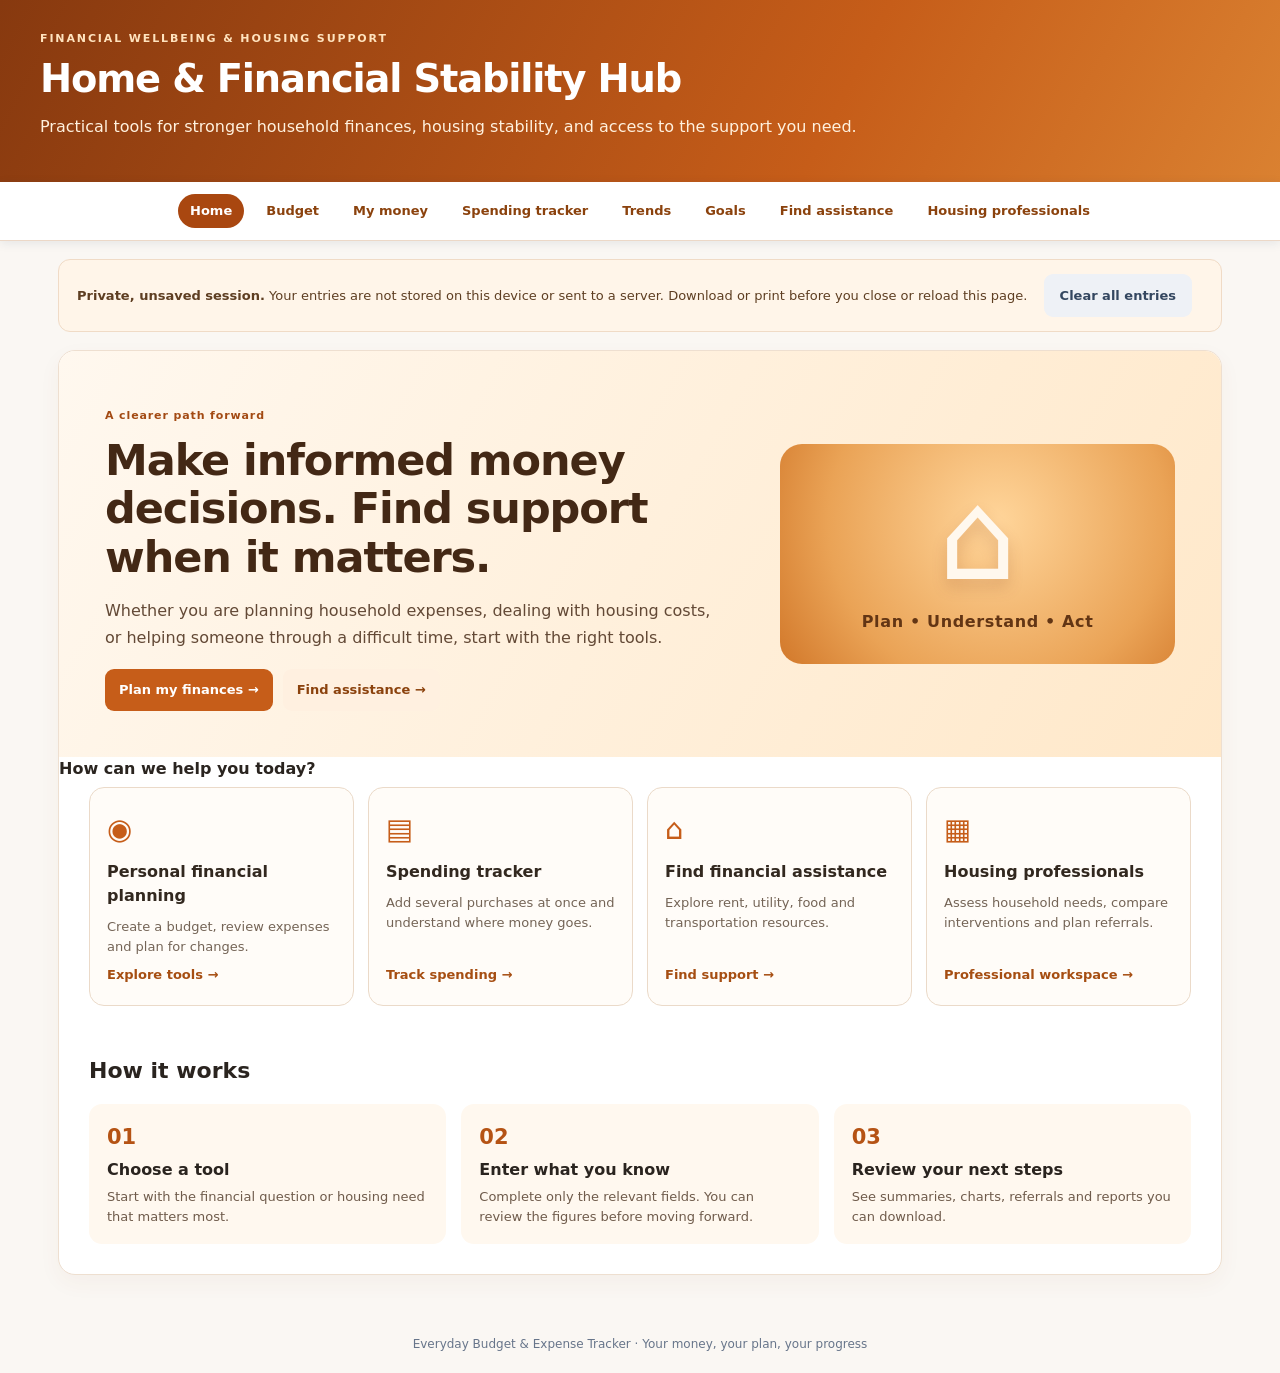
<file: index.html>
<!doctype html><html lang="en"><head><meta charset="utf-8"><meta name="viewport" content="width=device-width, initial-scale=1"><meta name="theme-color" content="#A94710"><title>Home & Financial Stability Hub</title><link rel="stylesheet" href="style.css"></head><body data-page="home">
<header class="hero"><div class="hero-inner"><div><p class="eyebrow">FINANCIAL WELLBEING & HOUSING SUPPORT</p><h1>Home & Financial Stability Hub</h1><p>Practical tools for stronger household finances, housing stability, and access to the support you need.</p></div></div></header>
<nav class="site-nav" aria-label="Main navigation"><a href="#home" data-panel="home">Home</a><a href="#budget" data-panel="budget">Budget</a><a href="#money" data-panel="money">My money</a><a href="#daily" data-panel="daily">Spending tracker</a><a href="#trends" data-panel="trends">Trends</a><a href="#goals" data-panel="goals">Goals</a><a href="#help" data-panel="help">Find assistance</a><a href="professional.html">Housing professionals</a></nav><main class="shell"><div class="privacy-notice"><strong>Private, unsaved session.</strong> Your entries are not stored on this device or sent to a server. Download or print before you close or reload this page. <button class="subtle" id="clearEverything" type="button">Clear all entries</button></div>
<section class="panel welcome-panel" id="overview">
<div class="welcome-feature"><div><p class="kicker">A clearer path forward</p><h2>Make informed money decisions. Find support when it matters.</h2><p>Whether you are planning household expenses, dealing with housing costs, or helping someone through a difficult time, start with the right tools.</p><div class="actions"><a class="page-cta" href="budget.html">Plan my finances →</a><a class="page-cta secondary" href="help.html">Find assistance →</a></div></div><div class="welcome-art" aria-hidden="true"><div class="art-circle">⌂</div><div class="art-label">Plan • Understand • Act</div></div></div>
<h3 class="start-heading">How can we help you today?</h3><div class="entry-tiles"><a href="budget.html" class="entry-tile"><span class="tile-icon">◉</span><strong>Personal financial planning</strong><span>Create a budget, review expenses and plan for changes.</span><b>Explore tools →</b></a><a href="daily.html" class="entry-tile"><span class="tile-icon">▤</span><strong>Spending tracker</strong><span>Add several purchases at once and understand where money goes.</span><b>Track spending →</b></a><a href="help.html" class="entry-tile"><span class="tile-icon">⌂</span><strong>Find financial assistance</strong><span>Explore rent, utility, food and transportation resources.</span><b>Find support →</b></a><a href="professional.html" class="entry-tile"><span class="tile-icon">▦</span><strong>Housing professionals</strong><span>Assess household needs, compare interventions and plan referrals.</span><b>Professional workspace →</b></a></div>
<div class="how-it-works"><h3>How it works</h3><div class="how-steps"><div><span>01</span><strong>Choose a tool</strong><p>Start with the financial question or housing need that matters most.</p></div><div><span>02</span><strong>Enter what you know</strong><p>Complete only the relevant fields. You can review the figures before moving forward.</p></div><div><span>03</span><strong>Review your next steps</strong><p>See summaries, charts, referrals and reports you can download.</p></div></div></div>
<div hidden aria-hidden="true"><span id="welcomeNote"></span><span id="dashBalance"></span><span id="dashSpent"></span><span id="dashDaily"></span><span id="dashSavings"></span></div>
</section>
<section class="panel" id="calculator"><div class="section-top"><div><span class="kicker">01 · START HERE</span><h2>Your budget calculator</h2><p class="muted">Start with whatever you know. Every field is optional; you can save a partial budget and add details later. All amounts are in US dollars.</p></div></div>
<form id="budgetForm"><div class="top-fields"><label>Monthly take-home income ($)<input id="income" type="number" min="0" step="0.01" placeholder="Optional — e.g., 3500"></label><label>Gross monthly household income, before taxes ($)<input id="grossIncome" type="number" min="0" step="0.01" placeholder="Optional — needed only for housing-cost assessment"></label><label>Current emergency savings ($)<input id="savings" type="number" min="0" step="0.01" placeholder="Optional — e.g., 1500"></label><label>Budget month<input id="budgetMonth" type="month"></label></div>
<div class="section-heading"><h3>Your monthly expenses</h3><p>Fill only the expenses that apply to you. Blank expense rows are ignored.</p></div>
<div id="expenseRows" class="expense-rows"></div><button type="button" class="outline" id="addExpense">+ Add another expense</button>
<div class="totals-strip"><div><small>Total monthly expenses</small><strong id="inputExpenses">$0.00</strong></div><div><small>Estimated money left</small><strong id="inputBalance">$0.00</strong></div></div>
<div class="actions"><button class="primary" type="submit">Calculate my budget</button><button class="subtle" type="button" id="clearForm">Clear inputs</button></div></form></section>
<section class="panel" id="result"><div class="section-top"><div><span class="kicker">02 · YOUR RESULTS</span><h2>Your budget at a glance</h2></div><div class="actions compact"><button type="button" class="outline" id="printResult">Print / save PDF</button><button type="button" class="outline" id="downloadResult">Download results (CSV)</button></div></div>
<div id="housingAssessment" class="assessment" aria-live="polite"><h3>Your housing-cost assessment</h3><p>Enter gross household income and housing expenses to assess housing-cost burden.</p></div><p id="emptyResult" class="empty">Enter your budget above and select “Calculate my budget” to see the breakdown.</p>
<div id="resultContent" hidden><div class="stat-grid"><div class="stat"><span>Income</span><strong id="statIncome"></strong></div><div class="stat"><span>Expenses</span><strong id="statExpenses"></strong></div><div class="stat"><span>Monthly balance</span><strong id="statBalance"></strong></div><div class="stat"><span>Savings coverage</span><strong id="statCoverage"></strong></div></div><p class="insight" id="budgetInsight"></p><div class="advice-grid"><div class="advice"><h3>How you are doing</h3><p id="decisionText"></p></div><div class="advice"><h3>Spending changes</h3><p id="trendText"></p></div></div><div class="pie-layout"><div class="pie-box"><h3>Your monthly budget breakdown</h3><canvas id="budgetPie" width="320" height="320" aria-label="Pie chart showing monthly expenses and remaining balance" role="img"></canvas></div><div class="legend" id="pieLegend"></div></div>
<details class="disclosure"><summary>View the full summary of what you entered</summary><div class="disclosure-body" id="submittedSummary"></div></details>
</div></section>
<section class="panel" id="daily"><div class="section-top"><div><span class="kicker">03 · EVERYDAY SPENDING</span><h2>Spending tracker</h2><p class="muted">Add one or several purchases as they happen, including expenses not in your monthly plan. Daily entries are separate from the monthly budget so costs aren't counted twice.</p></div></div>
<div class="quick-row"><span class="muted">Quick entry:</span> <button type="button" class="outline quick" data-quick="Groceries">Groceries</button> <button type="button" class="outline quick" data-quick="Bus fare">Bus / train</button> <button type="button" class="outline quick" data-quick="Restaurants">Dining</button> <button type="button" class="outline quick" data-quick="Medical bills">Medical</button> <button type="button" class="outline quick" data-quick="Other expense">Other</button></div><form id="dailyForm" class="daily-fields"><label>Date<input type="date" id="dailyDate" required></label><label>Expense category<select id="dailyCategory" required></select></label><label>Amount ($)<input type="number" id="dailyAmount" min="0.01" step="0.01" placeholder="0.00" required></label><button type="button" class="outline" id="addDailyRow">+ Add another expense</button><div id="dailyExtraRows" class="daily-extra-rows"></div><button class="primary" type="submit">Add expenses to this session</button></form>
<details class="disclosure"><summary>Set up a recurring expense or upcoming bill</summary><form id="recurringForm" class="top-fields padded"><label>Bill name<input id="recName" maxlength="80" placeholder="e.g., Monthly transit pass" required></label><label>Category<select id="recCategory" required></select></label><label>Amount ($)<input type="number" id="recAmount" min="0.01" step=".01" required></label><label>Day due (1–28)<input type="number" id="recDay" min="1" max="28" required></label><button class="primary" type="submit">Save recurring bill</button></form><div id="recurringList" class="padded"></div><p class="muted padded">Reminders appear when you open this website; this version cannot send phone notifications or pay bills.</p></details><div id="upcomingBills" class="insight"></div><div class="daily-stats"><div><small>Spent today</small><strong id="todayTotal">$0.00</strong></div><div><small>Spent this month</small><strong id="monthDailyTotal">$0.00</strong></div><div><small>Daily transactions this month</small><strong id="dailyCount">0</strong></div></div>
<div class="table-wrap"><table><thead><tr><th>Date</th><th>Category</th><th class="number">Amount</th><th></th></tr></thead><tbody id="dailyTable"></tbody></table></div><div class="actions"><button class="outline" id="exportDaily" type="button">Download daily expenses (CSV)</button></div></section>
<section class="panel" id="history"><div class="section-top"><div><span class="kicker">04 · SEE YOUR PROGRESS</span><h2>Your spending and budget trends</h2><p class="muted">Each time you calculate, a monthly budget snapshot is kept only until the page is closed. Log expenses regularly to build a daily spending trend.</p></div><button class="outline" id="exportAll" type="button">Save My Financial History (for future upload)</button></div>
<div class="report-downloads"><button type="button" class="primary" id="downloadFinancialPDF">View / Save Financial Report (PDF)</button><p class="muted">Opens a formatted report in a new tab. Choose Print → Save as PDF. Keep your history backup if you want to import records on a future visit.</p></div><div class="history-workspace"><h3>My Financial History &amp; Progress</h3><p class="muted">Import older reports or enter a past month. Compare months while this page is open; nothing is automatically stored.</p><div class="history-switch"><button type="button" class="outline" id="histUploadTab">Upload previous reports</button><button type="button" class="outline" id="histManualTab">Enter past financial information</button></div><div id="histUploadPanel" class="hist-pane"><label>Select CSV or JSON reports generated by this website<input id="histFiles" type="file" accept=".csv,.json,text/csv,application/json" multiple></label><p class="muted">Supports monthly budget CSV, daily spending CSV and combined JSON backups. PDF files are for reading, not importing. If a month already exists, you choose whether to replace it.</p><p id="histImportStatus" role="status" class="muted"></p></div><div id="histManualPanel" class="hist-pane" hidden><form id="pastForm"><div class="top-fields"><label>Month<select id="pastMonth"></select></label><label>Year<select id="pastYear"></select></label><label>Take-home income ($)<input id="pastIncome" type="number" min="0" step="0.01" placeholder="Optional"></label><label>Gross household income ($)<input id="pastGross" type="number" min="0" step="0.01" placeholder="Optional"></label><label>Emergency savings ($)<input id="pastSavings" type="number" min="0" step="0.01" placeholder="Optional"></label><label>Rent arrears ($)<input id="pastArrears" type="number" min="0" step="0.01" placeholder="Optional"></label><label>Outstanding utility bills ($)<input id="pastUtilityDebt" type="number" min="0" step="0.01" placeholder="Optional"></label></div><h3>Expenses for the selected month</h3><div id="pastRows" class="expense-rows"></div><div class="actions"><button type="button" id="pastAdd" class="outline">+ Add another expense</button><button type="submit" class="primary" id="pastSave">Add month to comparison</button><button type="button" id="pastCancel" class="subtle">Cancel editing</button></div></form></div><div class="hist-results"><h3>Compare previous months</h3><div class="top-fields"><label>From month<select id="histFrom"></select></label><label>To month<select id="histTo"></select></label></div><div id="histSummary" class="insight"></div><div class="table-wrap"><table><thead><tr><th>Month</th><th>Income</th><th>Expenses</th><th>Housing costs</th><th>Savings</th><th>Balance</th><th>Actions</th></tr></thead><tbody id="histCompareRows"></tbody></table></div><div class="actions"><button type="button" id="histExportJSON" class="outline">Save Combined History for Reuse</button><button type="button" id="histExportCSV" class="outline">Download comparison (CSV)</button><button type="button" id="histClear" class="subtle">Clear history</button></div></div></div><div class="trend-grid"><div class="trend-card"><h3>Monthly budget history</h3><div class="scroll-chart"><svg id="monthlyTrend" viewBox="0 0 600 240" role="img" aria-label="Monthly income, expenses, and balance trend"></svg></div><div class="keys"><span class="key income-key">Income</span><span class="key expenses-key">Expenses</span><span class="key balance-key">Balance</span></div></div><div class="trend-card"><h3>Daily spending · latest 14 days</h3><div class="scroll-chart"><svg id="dailyTrend" viewBox="0 0 600 240" role="img" aria-label="Daily spending trend"></svg></div></div></div>
<details class="disclosure"><summary>View calculated monthly budgets</summary><div class="table-wrap"><table><thead><tr><th>Saved</th><th>Budget month</th><th>Income</th><th>Expenses</th><th>Balance</th><th></th></tr></thead><tbody id="historyTable"></tbody></table></div></details>
<div class="restore"><label>Import a previous exported report (optional)<input type="file" id="importFile" accept="application/json,.json"></label><p class="muted">Restoring merges records with your existing data. Use backup files created by this website.</p></div></section>
<section class="panel" id="goals"><div class="section-top"><div><span class="kicker">05 · BUILD A BETTER FINANCIAL FUTURE</span><h2>Savings goals & what-if planning</h2><p class="muted">Save toward something important and test possible changes without affecting your saved budget.</p></div></div><div class="trend-grid"><div class="trend-card"><h3>Your savings goal</h3><form id="goalForm" class="goal-form"><label>What are you saving for?<input id="goalName" maxlength="70" placeholder="Emergency fund" required></label><label>Target amount ($)<input id="goalTarget" type="number" min="1" step=".01" required></label><label>Already saved ($)<input id="goalSaved" type="number" min="0" step=".01" required></label><button class="primary" type="submit">Save goal</button></form><div id="goalDisplay" class="goal-display"></div></div><div class="trend-card"><h3>What if my finances change?</h3><p class="muted">Explore a hypothetical month using your latest saved budget.</p><label>Monthly rent/housing expense change ($)<input id="scenarioRent" type="number" step="1" value="0"></label><label>Monthly income change (%)<input id="scenarioIncome" type="number" step="1" value="0"></label><label>Other monthly spending change ($)<input id="scenarioOther" type="number" step="1" value="0"></label><div id="scenarioResult" class="insight">Save a budget first to use the what-if calculator.</div><button class="subtle" id="resetScenario" type="button">Reset scenario</button></div></div></section>
<section class="panel" id="assistance"><div class="section-top"><div><span class="kicker">06 · SUPPORT IN YOUR AREA</span><h2>Find help with rent, energy and basic needs</h2><p class="muted">Choose a state and optionally enter a ZIP code to search for local agencies using provider directories. Availability, funding, enrollment periods and eligibility vary by locality and change over time.</p></div></div><div class="top-fields"><label>Your state<select id="helpState"></select></label><label>What assistance do you need?<select id="helpType"><option value="all">All assistance</option><option value="rent">Rent or housing</option><option value="energy">Energy or utilities</option><option value="food">Food / basic needs</option><option value="transport">Transportation</option></select></label><label>ZIP code (optional)<input id="helpLocal" inputmode="numeric" pattern="[0-9]{5}" maxlength="5" placeholder="e.g., 01002"></label></div><div class="assistance-tools"><label>Search resources by name or need<input id="helpSearch" type="search" placeholder="e.g., heating, rental, transit, SNAP" autocomplete="off"></label><label><input type="checkbox" id="helpReviewed" checked> Only show official sources reviewed on October 22, 2026</label></div><div class="local-finder" id="localFinder"><div class="section-heading"><h3>Find nearby agencies by ZIP code</h3><p>Enter a five-digit ZIP to open an area-specific search on trusted provider directories. You can browse state resources without a ZIP.</p></div><p id="localStatus" class="muted" role="status">Enter your ZIP code above to see local search options.</p><div id="localResults" class="help-grid"></div><div class="actions"><button type="button" id="copyHelpList" class="outline">Copy my resource list</button><button type="button" id="printHelpList" class="outline">Print assistance resources</button></div><p class="muted">Nearby organizations and open enrollment are shown on the linked provider's live directory, not fetched into this website. Never assume a program is open without checking its provider. Your ZIP is kept on this device and is only included in a provider search link when you choose to open it.</p></div><p id="helpCount" class="muted" role="status"></p><div id="helpResults" class="help-grid" aria-live="polite"></div><p class="muted">Directory last curated October 22, 2026. No funding or application status is checked automatically. “Official source reviewed” means the linked information was checked, NOT that applications are open. These links point to information and local referral services—not guaranteed open applications. The website does not verify eligibility, current funding, or whether a specific program is accepting applications. If facing eviction or utility shutoff, contact 211 or a qualified local provider promptly.</p></section>
<section class="panel" id="professional"><span class="kicker">HOUSING STABILITY PROFESSIONAL WORKSPACE</span><h2>Household financial assessment</h2><div class="actions"><a class="outline portal-link" href="#assistance">Find all assistance programs →</a></div><p class="muted">Use anonymous amounts only. No names, addresses, SSNs, or client IDs. This workspace is separate from the individual budget, does not save any entry and clears when the page reloads.</p><div class="actions"><button id="clearCase" class="outline" type="button">Clear this assessment</button><button id="downloadCase" class="outline" type="button">Download Case Data (CSV)</button><button id="printCase" class="outline" type="button">Print Assessment</button><button id="downloadProfessionalPDF" class="primary" type="button">View / Save Case Report (PDF)</button></div><form id="caseForm"><div class="top-fields"><label>Gross household monthly income ($)<input id="caseGross" type="number" min="0" step=".01" placeholder="Optional"></label><label>Take-home monthly income ($)<input id="caseNet" type="number" min="0" step=".01" placeholder="Optional"></label><label>Monthly rent or mortgage ($)<input id="caseRent" type="number" min="0" step=".01" placeholder="Optional"></label><label>Monthly utilities ($)<input id="caseUtilities" type="number" min="0" step=".01" placeholder="Optional"></label><label>Transportation ($)<input id="caseTransport" type="number" min="0" step=".01" placeholder="Public transit, rides, fuel"></label><label>Food and groceries ($)<input id="caseFood" type="number" min="0" step=".01"></label><label>Medical and insurance ($)<input id="caseMedical" type="number" min="0" step=".01"></label><label>Childcare and dependent care ($)<input id="caseCare" type="number" min="0" step=".01"></label><label>Debt payments ($)<input id="caseDebt" type="number" min="0" step=".01"></label><label>Other monthly costs ($)<input id="caseOther" type="number" min="0" step=".01"></label><label>Outstanding rent arrears ($)<input id="caseArrears" type="number" min="0" step=".01"></label><label>Past-due utilities ($)<input id="caseUtilityDebt" type="number" min="0" step=".01"></label></div><div class="section-heading"><h3>Additional monthly expenses</h3><p>Add any expenses not listed above, such as car insurance, credit card payments, transit passes, or prescriptions.</p></div><div id="caseExtraRows"></div><button id="caseAddExpense" type="button" class="outline">+ Add another expense</button>
<div class="section-heading"><h3>Housing difficulty and possible causes</h3><p>Ask the household what they think is contributing to their situation. These are self-reported circumstances, not a diagnosis or proof of eligibility.</p></div><div class="top-fields"><label>Main assistance need<select id="caseIssue"><option value="">Not specified</option><option value="rent">Cannot pay rent / facing eviction</option><option value="energy">High utility bill / shutoff risk</option><option value="food">Food insecurity</option><option value="transport">Transportation barriers</option><option value="medical">Medical bills / healthcare costs</option><option value="childcare">Childcare costs</option><option value="debt">Debt and other financial strain</option><option value="all">Several needs / not sure</option></select></label><label>Possible contributing factor<select id="caseCause"><option value="">Not reported</option><option value="unemployment">Unemployment / job loss</option><option value="hours">Reduced hours or income</option><option value="medical">Medical emergency / health expenses</option><option value="disability">Disability-related costs or barriers</option><option value="rent">Rent increase</option><option value="energy">Energy price increase</option><option value="family">Family change / caregiving</option><option value="transport">Transportation barrier</option><option value="debt">Debt payments</option><option value="other">Other / unknown</option></select></label><label>Urgency<select id="caseUrgency"><option value="">Not specified</option><option value="eviction">Eviction notice / court date</option><option value="shutoff">Utility shutoff notice</option><option value="soon">Payment due soon</option><option value="routine">Planning / prevention</option></select></label><label>State<select id="caseState"></select></label><label>ZIP code (optional)<input id="caseZip" inputmode="numeric" pattern="[0-9]{5}" maxlength="5" placeholder="For local agency lookup"></label><label>Household size (optional)<input id="caseSize" type="number" min="1" max="25" step="1" placeholder="For eligibility discussion"></label></div>
<div class="section-heading"><h3>Household needs checklist</h3><p>Select all reported needs. A household can have more than one difficulty.</p></div><div class="need-grid" id="caseNeedBoxes"><label><input type="checkbox" value="rent"> Rent arrears / eviction risk</label><label><input type="checkbox" value="energy"> Heating / utility debt</label><label><input type="checkbox" value="food"> Food insecurity</label><label><input type="checkbox" value="transport"> Public transportation / car costs</label><label><input type="checkbox" value="medical"> Medical care / prescription costs</label><label><input type="checkbox" value="childcare"> Childcare / caregiving</label><label><input type="checkbox" value="unemployment"> Unemployment / income loss</label><label><input type="checkbox" value="legal"> Legal / eviction hearing help</label><label><input type="checkbox" value="disability"> Disability-related access needs</label><label><input type="checkbox" value="debt"> Debt / credit counseling</label></div><div class="section-heading"><h3>Eligibility screening (optional)</h3><p>Screen for possible referrals without collecting names or personal identifiers. Only administering agencies can decide eligibility.</p></div><div class="top-fields"><label>Housing situation<select id="caseTenure"><option value="">Not provided</option><option value="rent">Renter</option><option value="own">Homeowner</option><option value="unhoused">No stable housing</option><option value="other">Other / unknown</option></select></label><label>Current employment<select id="caseEmployment"><option value="">Not provided</option><option value="unemployed">Unemployed</option><option value="parttime">Part-time</option><option value="fulltime">Full-time</option><option value="other">Other / unknown</option></select></label><label>Currently receiving assistance?<select id="caseExisting"><option value="">Not reported</option><option value="yes">Yes</option><option value="no">No</option><option value="unsure">Not sure</option></select></label><label>Housing assistance already requested?<select id="caseApplied"><option value="">Not reported</option><option value="yes">Yes</option><option value="no">No</option><option value="unsure">Not sure</option></select></label></div><div class="actions"><button type="submit" class="primary">Generate assessment and support plan</button></div></form><div id="caseResults" hidden><div class="stat-grid"><div class="stat"><span>Monthly costs entered</span><strong id="caseTotal"></strong></div><div class="stat"><span>Monthly remaining</span><strong id="caseBalance"></strong></div><div class="stat"><span>Housing burden</span><strong id="caseBurden"></strong></div><div class="stat"><span>Total arrears</span><strong id="casePastDue"></strong></div></div><div class="pro-guidance"><h3>Guided housing stability intake</h3><p class="muted">Complete only what the household knows. Ask about imminent deadlines before discussing finances; no client names or identifying details should be entered.</p><div class="top-fields"><label>Next court date or eviction deadline (if any)<input id="proDeadline" type="date"></label><label>Is the amount owed disputed?<select id="proDispute"><option value="unknown">Not discussed</option><option value="yes">Yes — household disputes some or all charges</option><option value="no">No reported dispute</option></select></label><label>Consent to discuss information and share referrals?<select id="proConsent"><option value="unknown">Not recorded</option><option value="yes">Discussed with household</option><option value="no">Not yet discussed</option></select></label></div></div><h3>Expense breakdown</h3><canvas id="caseChart" width="640" height="250" role="img" aria-label="Monthly expense breakdown bar chart" style="width:100%;max-width:760px"></canvas><h3>Household assessment</h3><p id="caseAssessment" class="insight"></p><details class="disclosure" open><summary>Full entered summary</summary><div id="caseSummary" class="disclosure-body"></div></details><h3>Potential next steps</h3><div id="caseActions" class="advice"></div><h3>Urgency and immediate response</h3><div id="caseUrgentPanel" class="urgency-panel" aria-live="polite"></div><h3>Eligibility questions to verify</h3><div id="caseEligibility" class="advice"></div><h3>Intervention scenario calculator</h3><p class="muted">Try hypothetical one-time grants, ongoing monthly support or a payment arrangement. This does not promise any assistance or change the original assessment.</p><div class="top-fields"><label>One-time rental support ($)<input id="caseGrantRent" type="number" min="0" step=".01" placeholder="0"></label><label>One-time utility support ($)<input id="caseGrantEnergy" type="number" min="0" step=".01" placeholder="0"></label><label>Ongoing monthly support ($)<input id="caseMonthlySupport" type="number" min="0" step=".01" placeholder="0"></label><label>Monthly payment toward remaining arrears ($)<input id="casePayment" type="number" min="0" step=".01" placeholder="0"></label></div><div id="caseScenario" class="insight" aria-live="polite"></div><section class="pro-mediation" aria-labelledby="mediation-title"><h3 id="mediation-title">Landlord–tenant mediation preparation</h3><p class="muted">Compare proposed repayment terms with available income. This is a planning aid only; do not treat a hypothetical agreement as legal advice or a recommended settlement.</p><div class="top-fields"><label>Amount claimed by landlord ($)<input id="medClaim" type="number" min="0" step="0.01" placeholder="Optional"></label><label>Amount household believes is owed ($)<input id="medTenant" type="number" min="0" step="0.01" placeholder="Optional"></label><label>Proposed one-time assistance ($)<input id="medGrant" type="number" min="0" step="0.01" placeholder="0"></label><label>Proposed monthly arrears payment ($)<input id="medPayment" type="number" min="0" step="0.01" placeholder="0"></label><label>Proposed monthly rent adjustment ($)<input id="medRentChange" type="number" step="0.01" placeholder="0"></label></div><div id="medResults" class="insight" aria-live="polite">Generate an assessment to compare repayment scenarios.</div><p class="muted">A disputed balance cannot be resolved by this tool. Ask the household and landlord to verify accounting, payments, fees, and any court dates; involve qualified legal support where appropriate.</p></section><h3>Document preparation checklist</h3><div class="plan-grid" id="proDocumentChecklist"><label><input type="checkbox"> Income documentation reviewed, if available</label><label><input type="checkbox"> Lease or rental agreement reviewed</label><label><input type="checkbox"> Rent ledger / arrears details reviewed</label><label><input type="checkbox"> Utility statements or shutoff notices reviewed</label><label><input type="checkbox"> Eviction or court paperwork reviewed, if applicable</label><label><input type="checkbox"> Application requirements confirmed directly with provider</label></div><h3>Housing stability action plan</h3><p class="muted">Check actions as they are discussed. These marks are not saved and will disappear when the page is refreshed.</p><div id="casePlan" class="plan-grid"></div><h3>Case manager follow-up checklist</h3><div id="caseChecklist" class="plan-grid"></div><h3>Find assistance matched to the situation</h3><p class="muted">These are potential referrals based on the reported circumstances, not verified eligibility or live application availability. The case manager must confirm income rules, local service area, funding and application dates directly.</p><div id="caseMatchSummary" class="insight"></div><div id="caseMatches" class="help-grid"></div><div class="actions"><a class="outline portal-link" href="#assistance" id="caseFindAll">Browse all assistance programs →</a><button type="button" class="outline" id="proExportChecklist">Download preparation checklist (CSV)</button></div><p class="muted">These are planning indicators, not eligibility decisions, legal guidance, or eviction forecasts. Verify local assistance with the agency. Do not use this tool to make automated benefit decisions.</p></div></section><section class="panel info"><h2>About these calculations & your privacy</h2><p>Housing-cost burden uses housing costs divided by gross income before taxes, while the monthly budget uses take-home income. The 30% and 50% thresholds are descriptive benchmarks, not proof that someone can or cannot afford housing. The monthly balance is shown only if take-home income is supplied; missing amounts are not silently treated as zero. Savings coverage equals current emergency savings divided by your entered monthly expenses. These are budgeting estimates, not an eviction prediction, credit score, or financial advice. Daily spending records are displayed separately from the monthly plan; they do not automatically change a calculated monthly budget. Recurring bills are reminders, not automatic transactions. Assistance links are referral sources and may not represent currently open programs.</p><p>Financial entries stay in page memory only while this tab is open. They are not stored on the device or uploaded to a server. Refreshing or leaving the page removes them. Download or print a report before leaving. Printing may include sensitive financial details.</p></section>
</main><footer>Everyday Budget & Expense Tracker · Your money, your plan, your progress</footer><script src="script.js" defer></script><script src="history-enhanced.js" defer></script><script src="pdf-report.js" defer></script><script src="professional-enhancements.js" defer></script></body></html>
</file>
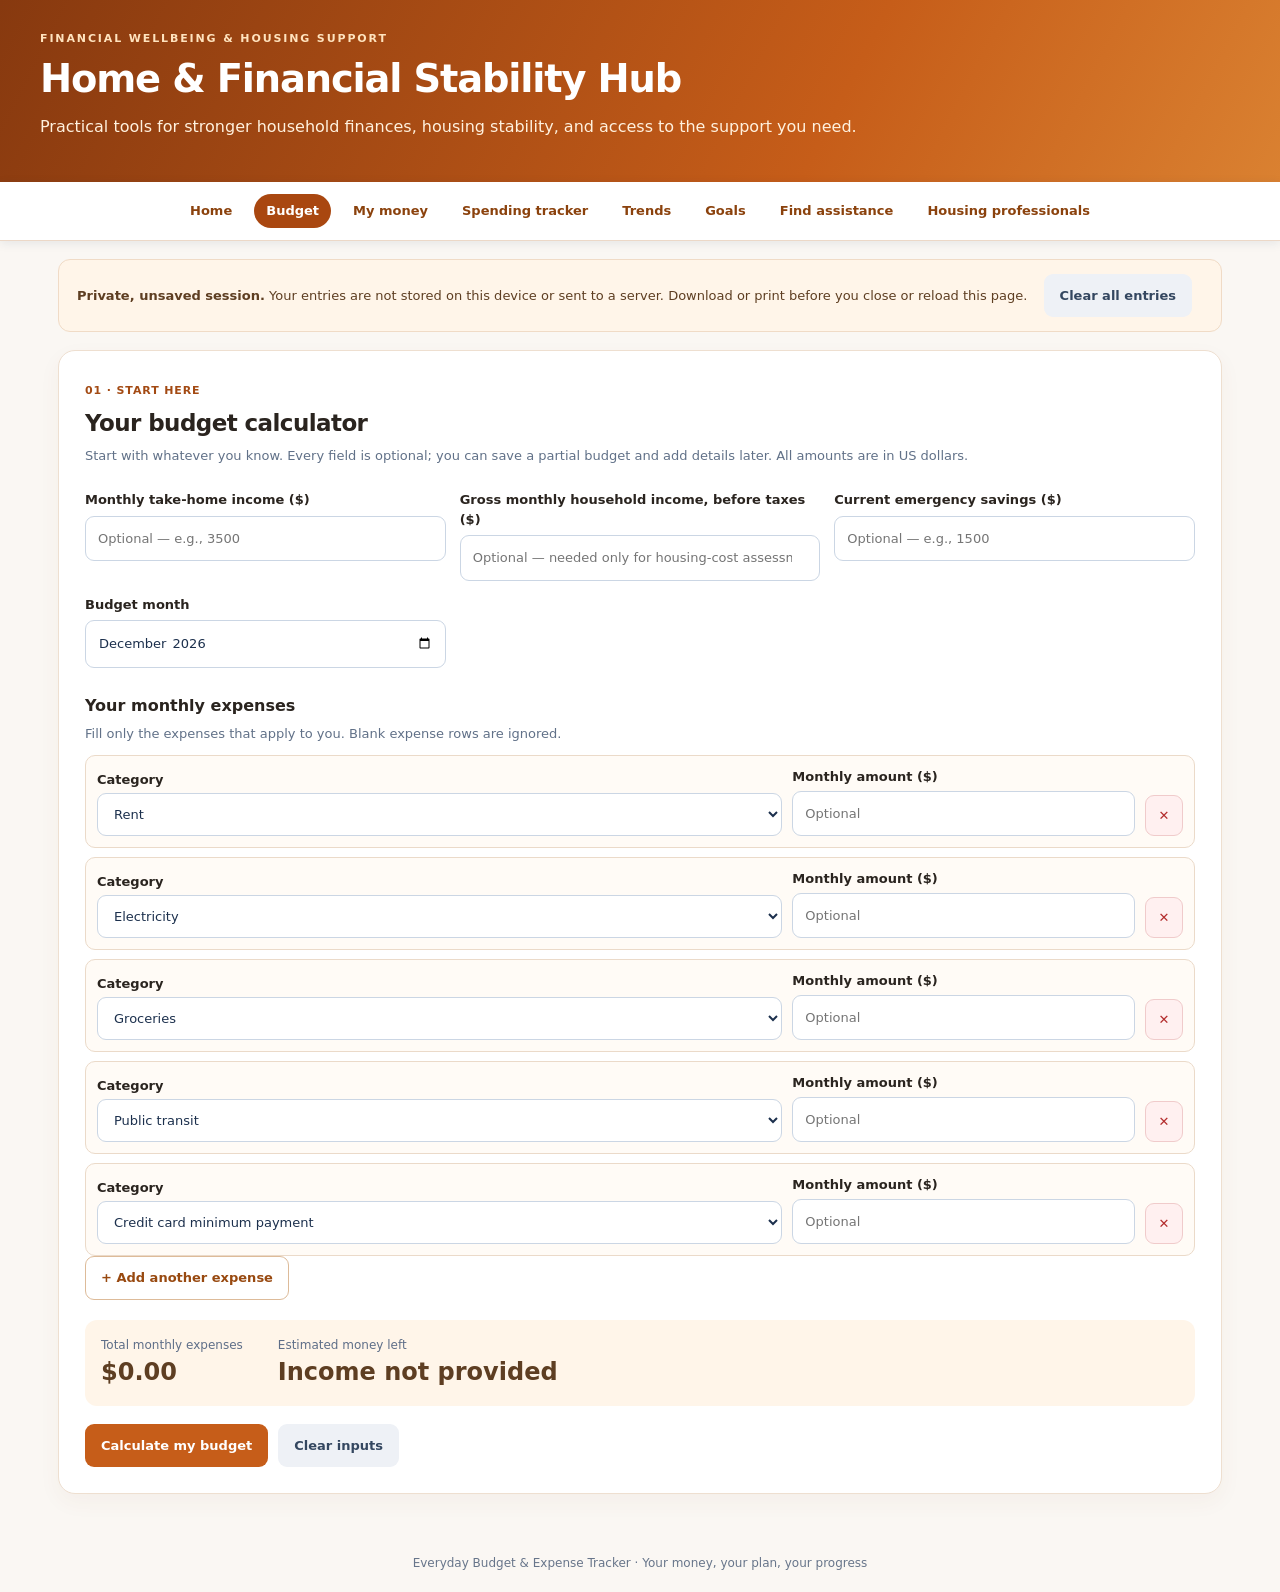
<file: budget.html>
<!doctype html><meta charset="utf-8"><meta name="viewport" content="width=device-width, initial-scale=1"><title>Home & Financial Stability Hub</title><script>location.replace("index.html#budget")</script><a href="index.html#budget">Open budget</a>
</file>
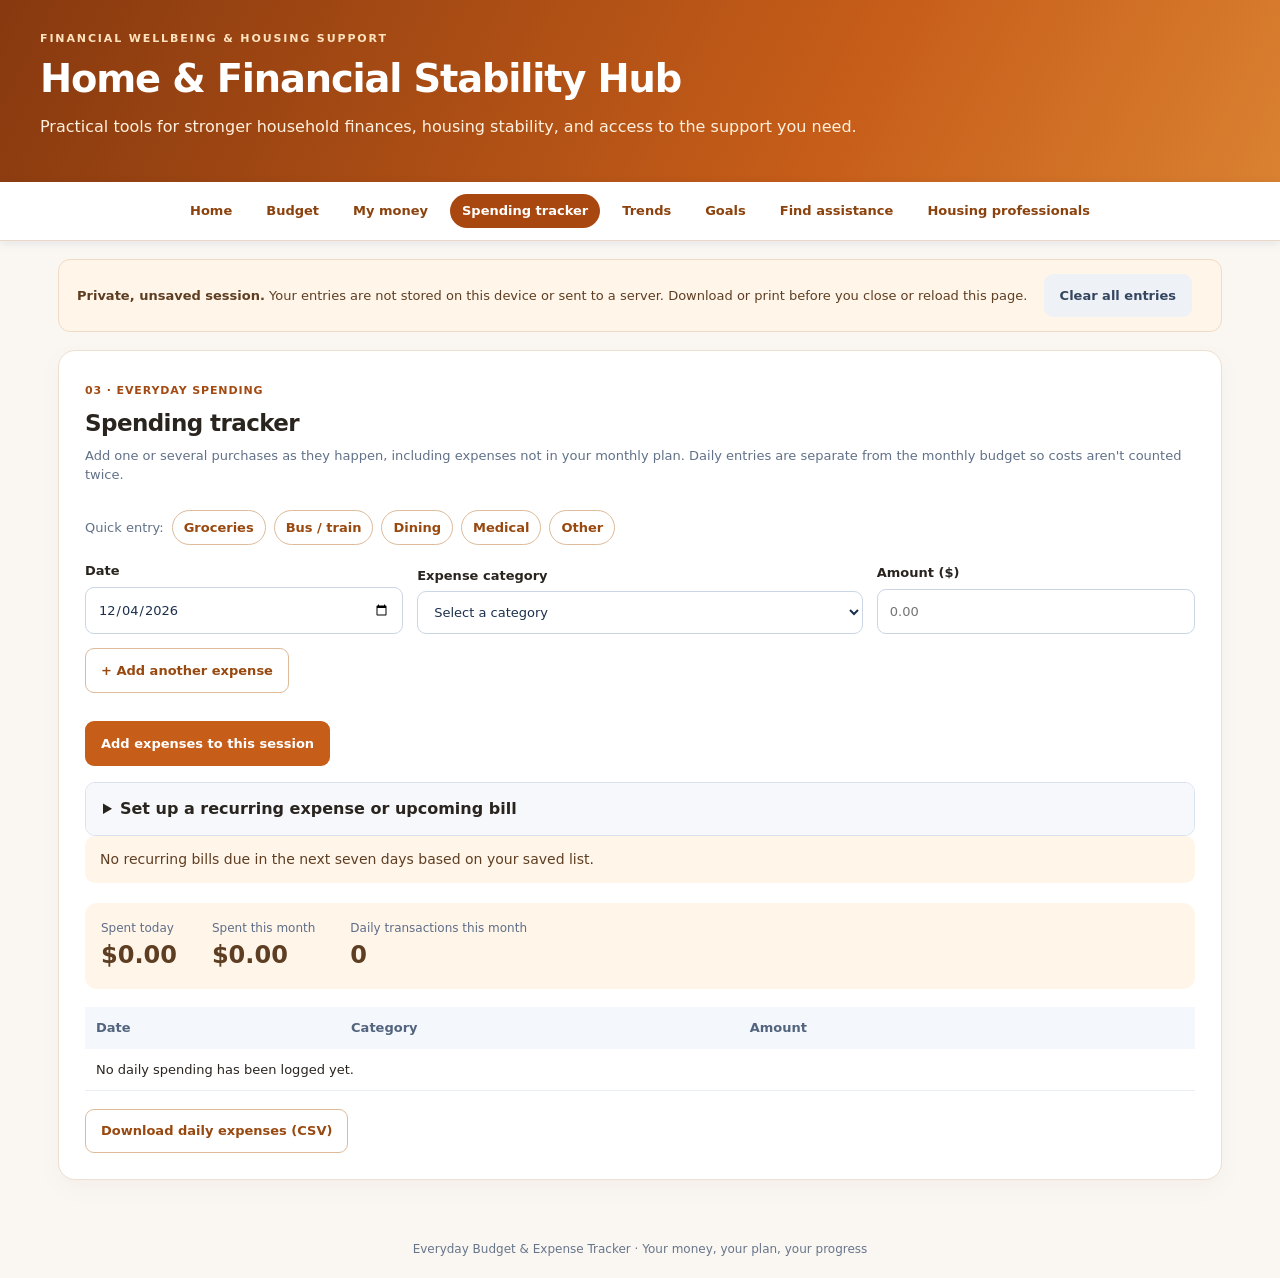
<file: daily.html>
<!doctype html><meta charset="utf-8"><meta name="viewport" content="width=device-width, initial-scale=1"><title>Home & Financial Stability Hub</title><script>location.replace("index.html#daily")</script><a href="index.html#daily">Open daily</a>
</file>
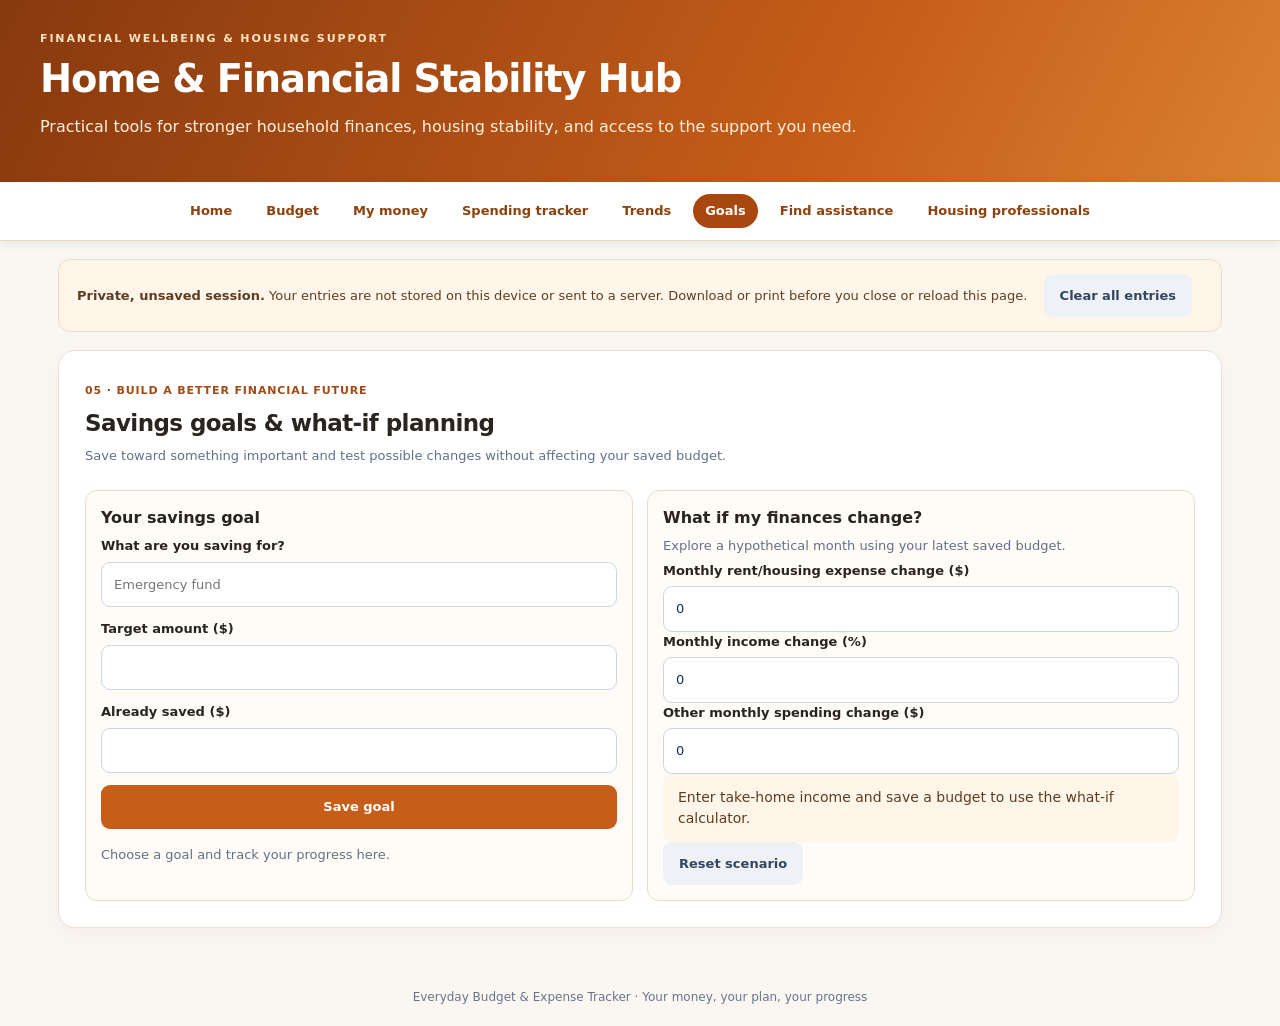
<file: goals.html>
<!doctype html><meta charset="utf-8"><meta name="viewport" content="width=device-width, initial-scale=1"><title>Home & Financial Stability Hub</title><script>location.replace("index.html#goals")</script><a href="index.html#goals">Open goals</a>
</file>
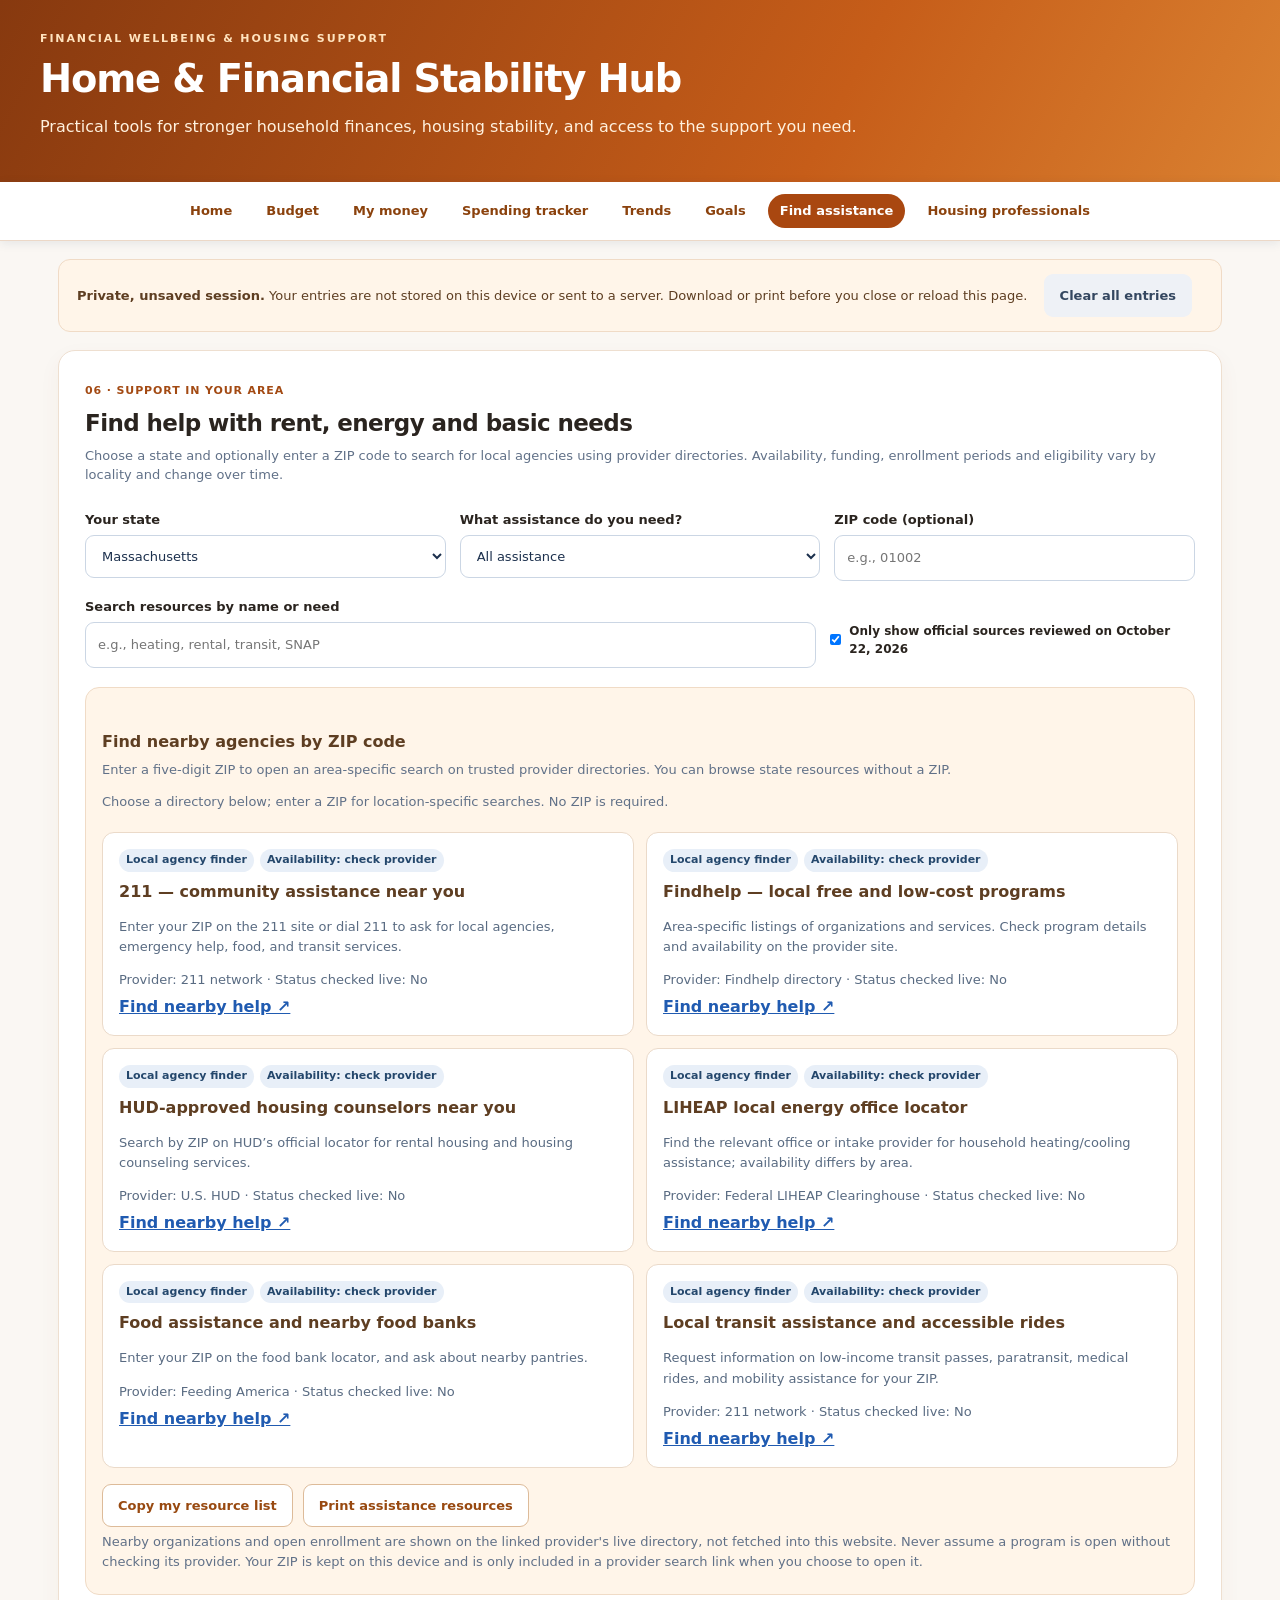
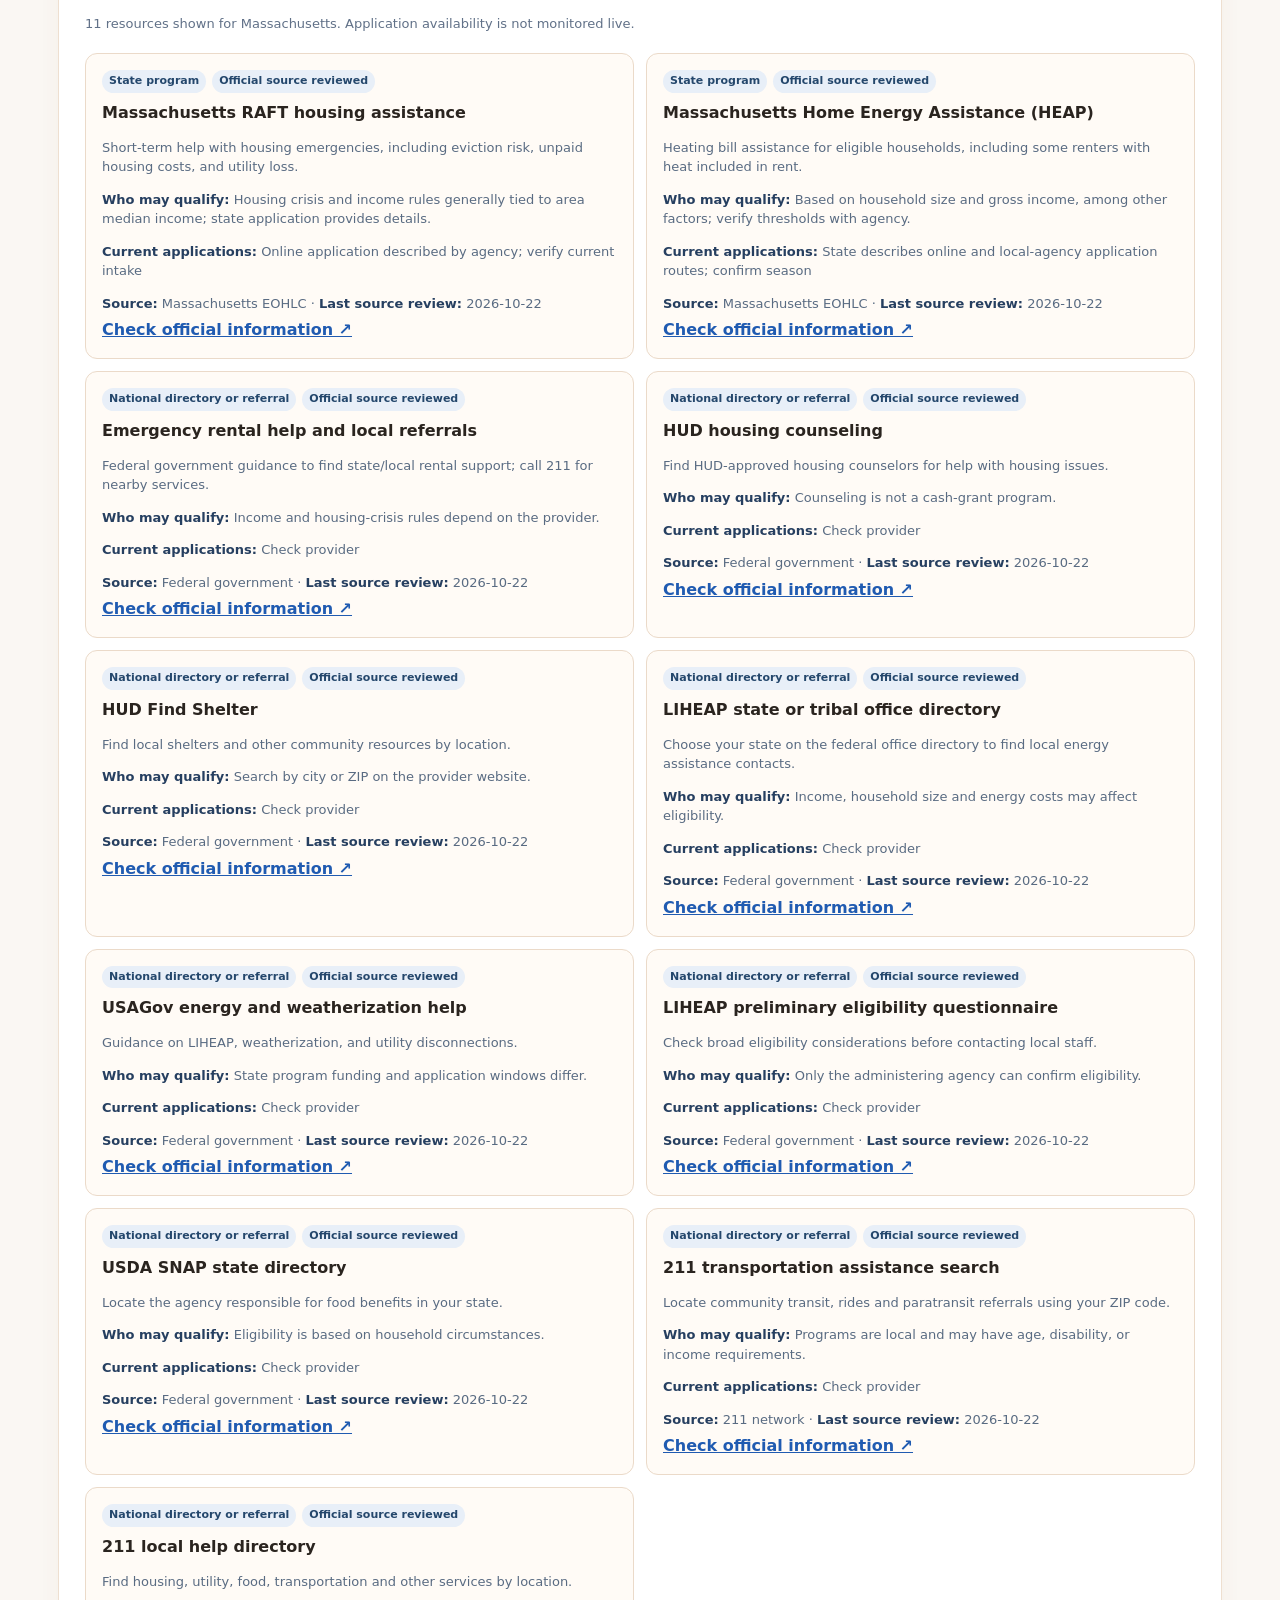
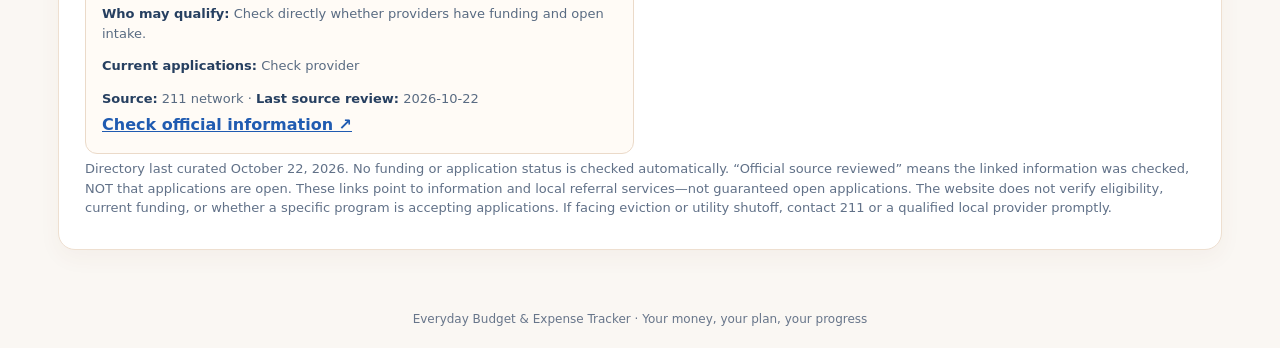
<file: help.html>
<!doctype html><meta charset="utf-8"><meta name="viewport" content="width=device-width, initial-scale=1"><title>Home & Financial Stability Hub</title><script>location.replace("index.html#help")</script><a href="index.html#help">Open help</a>
</file>
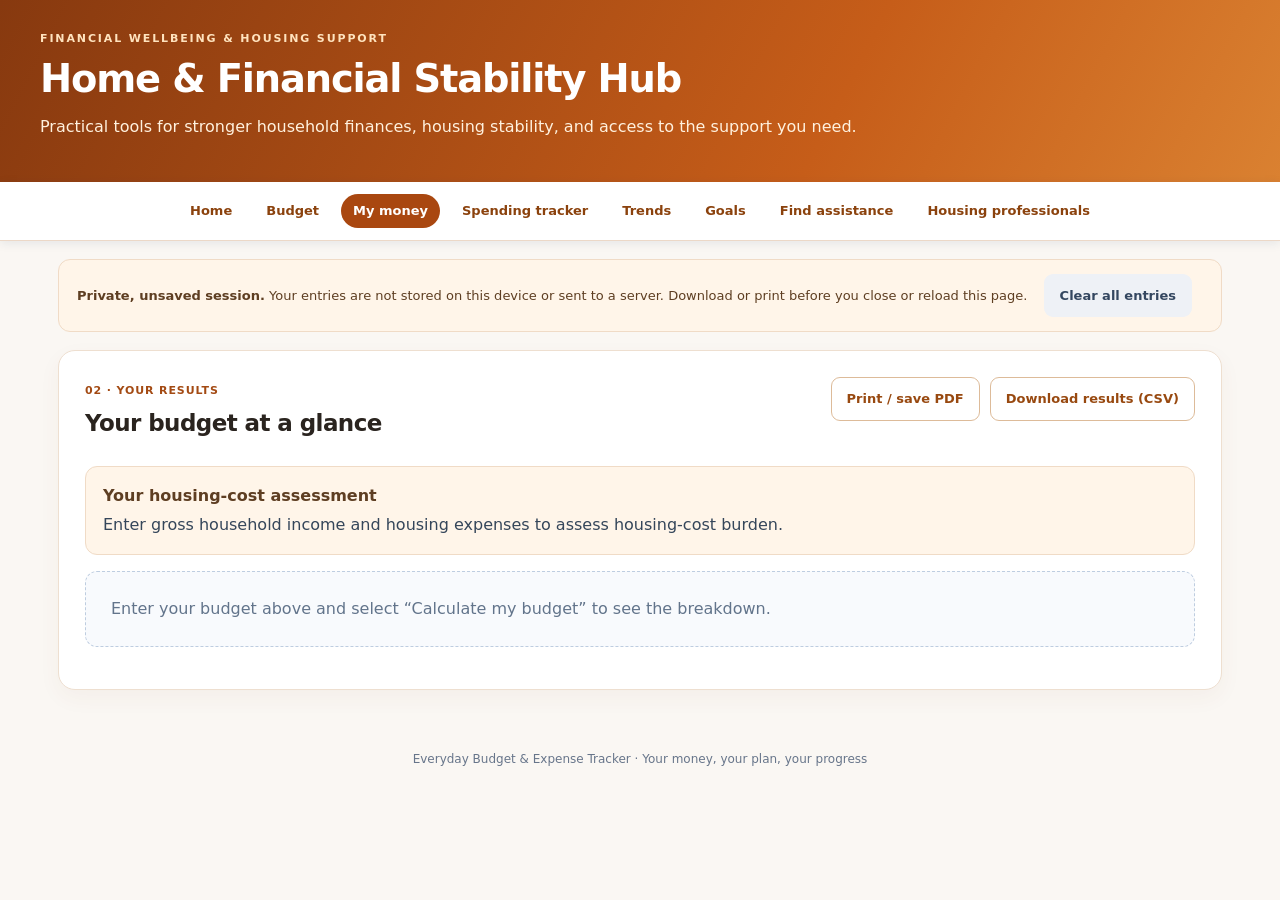
<file: money.html>
<!doctype html><meta charset="utf-8"><meta name="viewport" content="width=device-width, initial-scale=1"><title>Home & Financial Stability Hub</title><script>location.replace("index.html#money")</script><a href="index.html#money">Open money</a>
</file>
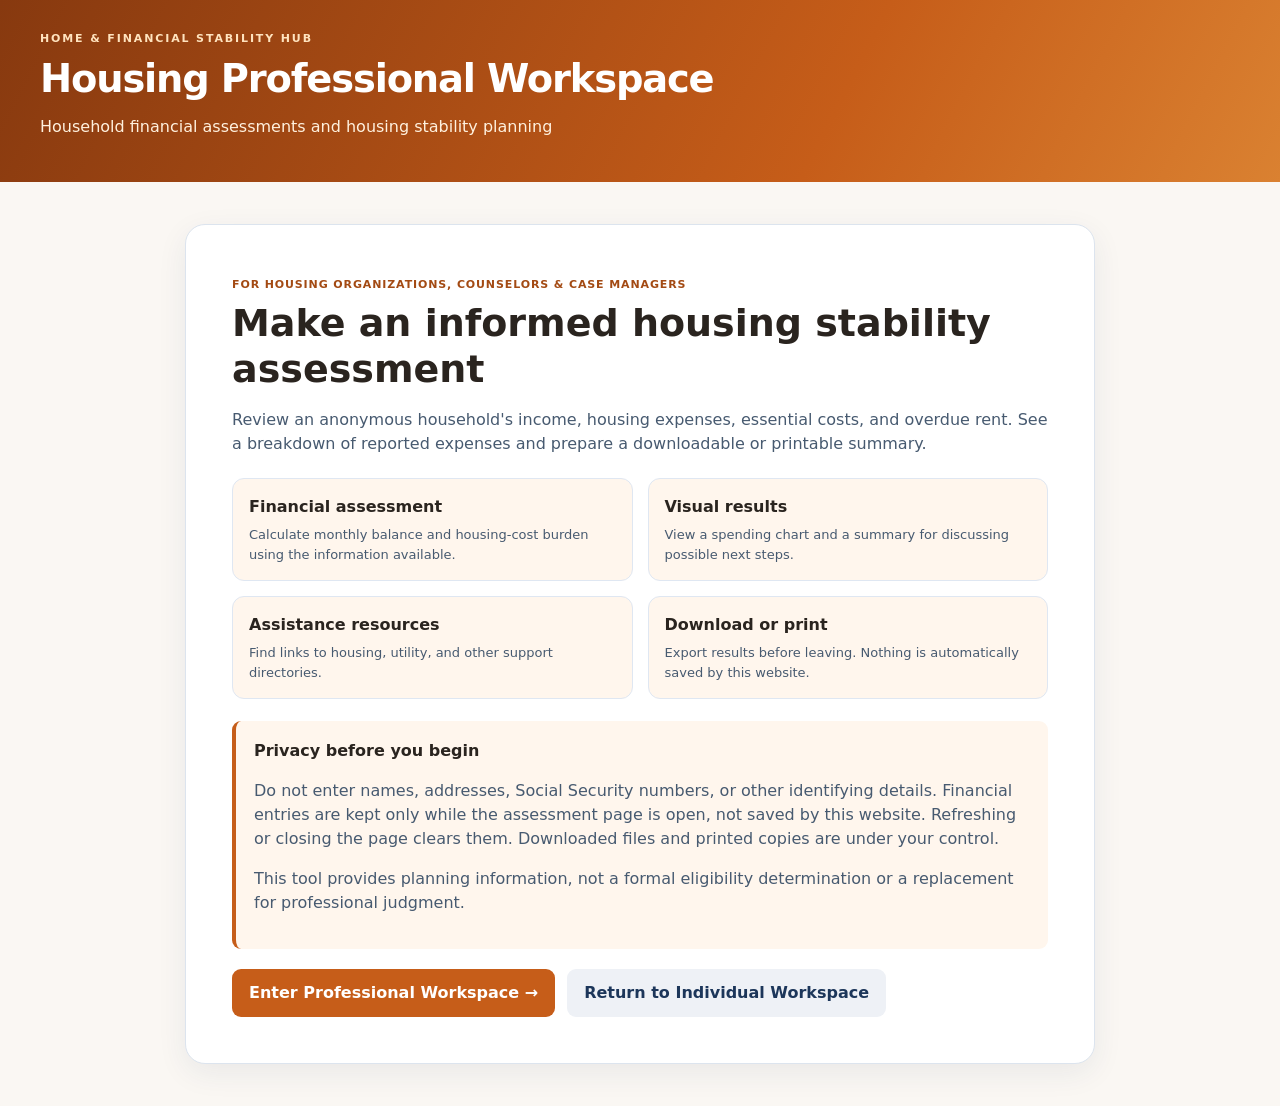
<file: professional.html>
<!doctype html>
<html lang="en">
<head>
<meta charset="utf-8"><meta name="viewport" content="width=device-width,initial-scale=1">
<title>Housing Professional Workspace | Home & Financial Stability Hub</title>
<link rel="stylesheet" href="style.css">
<style>
.entry-shell{max-width:950px;margin:42px auto;padding:0 20px}.entry-card{padding:clamp(22px,5vw,46px);background:white;border:1px solid #dce4ee;border-radius:20px;box-shadow:0 9px 30px #18376013}.entry-card h2{font-size:clamp(25px,3.6vw,38px);line-height:1.2;margin:6px 0 14px}.entry-card p{color:#475a70}.entry-grid{display:grid;grid-template-columns:repeat(2,minmax(0,1fr));gap:15px;margin:22px 0}.entry-feature{background:#FFF6ED;border:1px solid #dfe7f2;padding:16px;border-radius:12px}.entry-feature strong{display:block}.entry-feature p{font-size:13px;margin:6px 0 0}.entry-warning{background:#FFF6ED;border-left:4px solid #C65D19;padding:18px;border-radius:9px;margin:20px 0}.entry-actions{display:flex;flex-wrap:wrap;gap:12px}.entry-actions a{display:inline-block;padding:12px 17px;border-radius:9px;text-decoration:none;font-weight:700}.entry-actions .main-entry{background:#C65D19;color:white}.entry-actions .back-entry{background:#eef1f6;color:#1c365a}@media(max-width:600px){.entry-grid{grid-template-columns:1fr}}
</style>
</head>
<body>
<header class="hero"><div class="hero-inner"><div><p class="eyebrow">HOME & FINANCIAL STABILITY HUB</p><h1>Housing Professional Workspace</h1><p>Household financial assessments and housing stability planning</p></div></div></header>
<main class="entry-shell"><section class="entry-card"><span class="kicker">FOR HOUSING ORGANIZATIONS, COUNSELORS & CASE MANAGERS</span><h2>Make an informed housing stability assessment</h2><p>Review an anonymous household's income, housing expenses, essential costs, and overdue rent. See a breakdown of reported expenses and prepare a downloadable or printable summary.</p>
<div class="entry-grid"><div class="entry-feature"><strong>Financial assessment</strong><p>Calculate monthly balance and housing-cost burden using the information available.</p></div><div class="entry-feature"><strong>Visual results</strong><p>View a spending chart and a summary for discussing possible next steps.</p></div><div class="entry-feature"><strong>Assistance resources</strong><p>Find links to housing, utility, and other support directories.</p></div><div class="entry-feature"><strong>Download or print</strong><p>Export results before leaving. Nothing is automatically saved by this website.</p></div></div>
<div class="entry-warning"><strong>Privacy before you begin</strong><p>Do not enter names, addresses, Social Security numbers, or other identifying details. Financial entries are kept only while the assessment page is open, not saved by this website. Refreshing or closing the page clears them. Downloaded files and printed copies are under your control.</p><p>This tool provides planning information, not a formal eligibility determination or a replacement for professional judgment.</p></div>
<div class="entry-actions"><a class="main-entry" href="index.html#professional">Enter Professional Workspace →</a><a class="back-entry" href="index.html#home">Return to Individual Workspace</a></div>
</section></main>
</body></html>
</file>
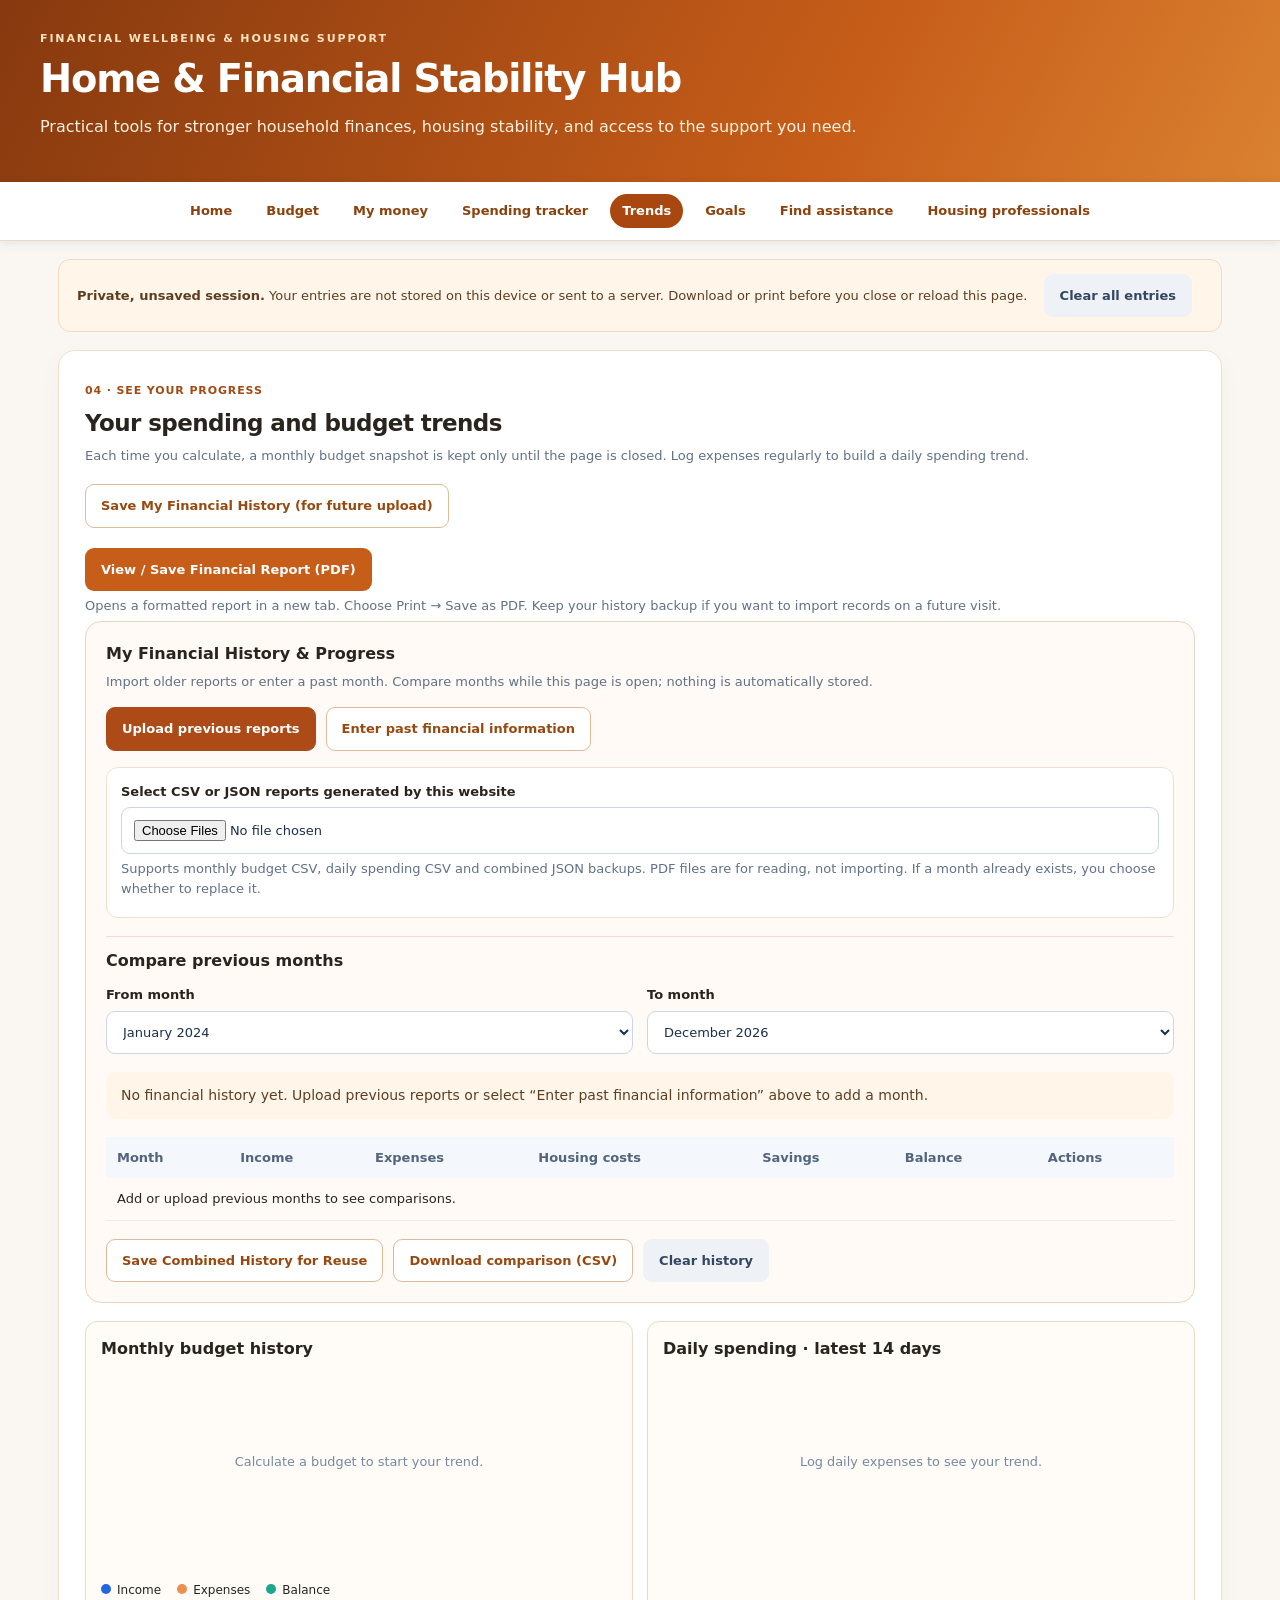
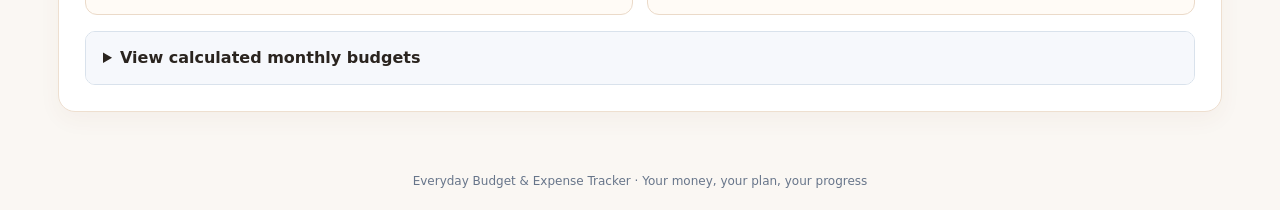
<file: trends.html>
<!doctype html><meta charset="utf-8"><meta name="viewport" content="width=device-width, initial-scale=1"><title>Home & Financial Stability Hub</title><script>location.replace("index.html#trends")</script><a href="index.html#trends">Open trends</a>
</file>
<file: style.css>
:root{font-family:Inter,system-ui,-apple-system,Segoe UI,Arial,sans-serif;color:#14243c;background:#f2f5fa;font-synthesis:none}*{box-sizing:border-box}body{margin:0;line-height:1.5}.hero{background:linear-gradient(118deg,#173760,#275891);color:white;padding:28px 22px 38px}.hero-inner{max-width:1200px;margin:auto;display:flex;align-items:center;justify-content:space-between;gap:25px}.hero h1{font-size:clamp(26px,3vw,39px);margin:2px 0 8px;letter-spacing:-.035em}.hero p{margin:0;color:#e2edff}.eyebrow{font-size:11px;letter-spacing:.17em;font-weight:800!important}.privacy-pill{white-space:nowrap;border:1px solid #91aad0;padding:9px 13px;border-radius:50px;font-size:12px}.shell{max-width:1200px;margin:-16px auto 45px;padding:0 18px;position:relative}.panel{background:white;border:1px solid #dce4ee;box-shadow:0 5px 22px #1837600c;border-radius:17px;padding:26px;margin-bottom:18px}.section-top{display:flex;justify-content:space-between;align-items:flex-start;flex-wrap:wrap;gap:14px;margin-bottom:20px}.kicker{font-size:11px;font-weight:800;letter-spacing:.08em;color:#2862b6}.panel h2{font-size:23px;letter-spacing:-.025em;margin:5px 0}.panel h3{margin:0 0 6px;font-size:16px}.muted,.section-heading p{color:#617188;font-size:13px;margin:5px 0}.top-fields,.daily-fields{display:grid;grid-template-columns:repeat(3,minmax(0,1fr));gap:14px}label{font-size:13px;font-weight:700;display:block}input,select{background:white;border:1px solid #cbd6e4;border-radius:9px;display:block;width:100%;min-width:0;padding:12px;color:#1c304d;font:inherit;font-weight:500;margin-top:6px}input:focus,select:focus{outline:3px solid #9cbdff;outline-offset:1px}.section-heading{margin:26px 0 12px}.expense-rows{display:grid;gap:9px}.expense-row{display:grid;grid-template-columns:minmax(170px,1.5fr) minmax(130px,1.3fr) minmax(100px,.8fr) 38px;gap:10px;align-items:end;padding:11px;background:#f6f8fc;border:1px solid #e5eaf2;border-radius:10px}.expense-row label{min-width:0}.expense-row input,.expense-row select{margin-top:4px}.actions{display:flex;flex-wrap:wrap;gap:10px;margin-top:18px}.actions.compact{margin:0}button{cursor:pointer;border-radius:9px;font:inherit;font-weight:750;font-size:13px;padding:11px 15px;border:1px solid transparent}button:focus-visible{outline:3px solid #8caff8}.primary{background:#2969ed;color:white}.primary:hover{background:#1b55cf}.outline{background:white;color:#245ca7;border-color:#a7bcda}.outline:hover,.subtle:hover{background:#eef4ff}.subtle{background:#eef1f6;color:#344760}.remove{background:#fff0f0;color:#b32c2c;padding:10px;border:1px solid #f0cbcb}.totals-strip,.daily-stats{margin-top:20px;background:#ebf2ff;padding:16px;border-radius:12px;display:flex;gap:35px;flex-wrap:wrap}.totals-strip div,.daily-stats div{display:flex;flex-direction:column}.totals-strip small,.daily-stats small{color:#5e6e88}.totals-strip strong,.daily-stats strong{font-size:24px}.stat-grid{display:grid;grid-template-columns:repeat(4,1fr);gap:12px}.stat{border:1px solid #dfe5ef;border-radius:12px;padding:16px;background:#f9fbfe}.stat span{font-size:12px;color:#60718b;display:block}.stat strong{font-size:25px;display:block;margin-top:4px}.negative{color:#c02d3b!important}.positive{color:#167f67!important}.insight{background:#eff5ff;padding:13px 15px;border-radius:10px;color:#315174;font-size:14px}.pie-layout{display:grid;grid-template-columns:minmax(250px,390px) 1fr;gap:24px;align-items:center;margin:18px 0}.pie-box{text-align:center}.pie-box canvas{width:min(100%,310px);height:auto;display:block;margin:15px auto}.legend{display:grid;grid-template-columns:repeat(2,minmax(0,1fr));gap:9px 20px;align-content:center}.legend-item{display:flex;justify-content:space-between;gap:8px;font-size:13px;border-bottom:1px solid #e6ebf1;padding:7px 0}.legend-item span:first-child{display:flex;gap:9px;align-items:center}.dot{width:11px;height:11px;border-radius:3px;flex:none}.disclosure{border:1px solid #d9e2ec;border-radius:10px;margin-top:16px;overflow:hidden}summary{cursor:pointer;font-weight:750;background:#f6f8fc;padding:14px 17px}.disclosure-body{padding:15px}.summary-line{display:flex;justify-content:space-between;border-bottom:1px solid #ecf0f5;padding:7px 0;gap:12px;font-size:13px}.daily-fields{grid-template-columns:1fr 1.4fr .8fr 1.4fr auto;align-items:end}.daily-fields button{min-height:45px}.table-wrap{overflow-x:auto;margin-top:18px}table{width:100%;border-collapse:collapse;font-size:13px;min-width:580px}th{text-align:left;color:#52647e;background:#f4f7fc;padding:11px}td{border-bottom:1px solid #e9edf4;padding:11px}td.number{text-align:right}td button{padding:6px 9px;font-size:12px}.trend-grid{display:grid;grid-template-columns:1fr 1fr;gap:14px}.trend-card{border:1px solid #e0e7f0;border-radius:12px;padding:15px}.scroll-chart svg{width:100%;height:auto;min-height:200px}.keys{display:flex;gap:16px;flex-wrap:wrap;font-size:12px}.key:before{content:' ';display:inline-block;width:10px;height:10px;border-radius:50%;margin-right:6px}.income-key:before{background:#2466dd}.expenses-key:before{background:#ec9051}.balance-key:before{background:#1aa78a}.restore{padding-top:18px;margin-top:14px;border-top:1px solid #e5eaf0}.restore input{max-width:360px}.empty{color:#62748b;padding:25px;background:#f8fafd;border:1px dashed #becde0;border-radius:12px}.info{color:#53637b;font-size:13px}.info h2{color:#14243c;font-size:18px}footer{text-align:center;padding:20px;color:#67758a;font-size:12px}@media(max-width:840px){.daily-fields{grid-template-columns:repeat(2,minmax(0,1fr))}.stat-grid{grid-template-columns:repeat(2,1fr)}.trend-grid{grid-template-columns:1fr}.pie-layout{grid-template-columns:1fr}.legend{max-width:650px;margin:auto}}@media(max-width:540px){.hero-inner{display:block}.privacy-pill{display:inline-block;margin-top:15px}.panel{padding:17px}.top-fields,.daily-fields{grid-template-columns:1fr}.expense-row{grid-template-columns:1fr 1fr}.expense-row label:first-child{grid-column:1/-1}.stat strong{font-size:21px}.stat-grid{gap:6px}.legend{grid-template-columns:1fr}}@media print{body{background:white}.hero,.actions,#calculator,#daily,#history,.info,footer,.disclosure,.privacy-pill{display:none!important}.shell{margin:0;padding:0}.panel{border:0;box-shadow:none}.panel#result{display:block!important}#resultContent{display:block!important}.pie-layout{break-inside:avoid}button{display:none}}

.site-nav{display:flex;gap:10px;flex-wrap:wrap;justify-content:center;background:#fff;border-bottom:1px solid #dce4ee;padding:12px}.site-nav a{color:#225b9d;text-decoration:none;font-size:13px;font-weight:750;padding:7px 12px;border-radius:20px}.site-nav a:hover{background:#ebf2ff}.dashboard{background:linear-gradient(130deg,#fff,#f1f7ff)}.tag{background:#e6f2ed;color:#12674d;border-radius:30px;padding:7px 12px;font-size:12px;font-weight:700}.assessment{padding:17px;border:1px solid #c9d8ea;background:#f3f8ff;border-radius:12px;margin-bottom:16px}.assessment h3{margin:0 0 5px}.assessment p{margin:0;color:#35465a}.advice-grid{display:grid;grid-template-columns:1fr 1fr;gap:14px}.advice{border:1px solid #e0e7f0;border-radius:12px;padding:14px}.advice p{font-size:14px;color:#40516b}.padded{padding:15px}.goal-form{display:grid;gap:12px}.goal-display{margin-top:16px}.progress{height:14px;background:#e2e9f3;border-radius:30px;overflow:hidden;margin:10px 0}.progress>div{height:100%;background:#258765;border-radius:30px}.help-grid{display:grid;grid-template-columns:repeat(2,1fr);gap:12px;margin-top:20px}.resource{border:1px solid #dae5f1;background:#f8fbff;padding:16px;border-radius:12px}.resource h3{margin:0 0 5px}.resource p{font-size:13px;color:#596b82}.resource a{font-weight:750;color:#205bb1}.bill{display:flex;align-items:center;justify-content:space-between;gap:12px;padding:11px;border-bottom:1px solid #e5edf5}.bill button{padding:5px 8px}small{font-size:12px}.stat small{display:block;color:#748299;margin-top:4px}.goal-display p{font-size:13px}@media(max-width:700px){.advice-grid,.help-grid{grid-template-columns:1fr}.site-nav{justify-content:flex-start}.tag{display:none}}@media print{.site-nav,#overview,#goals,#assistance{display:none!important}.assessment{display:block}}
.quick-row{display:flex;align-items:center;gap:8px;flex-wrap:wrap;margin-bottom:16px}.quick-row button{padding:7px 11px;border-radius:25px}

/* Curated program directory */
.assistance-tools{display:grid;grid-template-columns:2fr 1fr;gap:14px;align-items:end;margin:16px 0}.assistance-tools label:has([type=checkbox]){display:flex;align-items:center;gap:8px;padding-bottom:10px;font-size:12px}.assistance-tools input[type=checkbox]{width:auto;margin:0}.resource-meta{display:flex;flex-wrap:wrap;gap:6px;margin-bottom:8px}.resource-meta span{background:#e8eff8;color:#24476c;border-radius:12px;font-size:11px;font-weight:700;padding:3px 7px}.resource p{line-height:1.5}.resource strong{color:#263f60}@media(max-width:720px){.assistance-tools{grid-template-columns:1fr}}

.local-finder{margin:1.2rem 0;padding:1rem;border:1px solid #d5e2f0;border-radius:14px;background:#f8fbff}.local-finder .resource{background:white}.local-finder .actions{margin-top:1rem}.local-finder p{line-height:1.55}@media print{.site-nav,.actions,.local-finder button,.quick-row,form{display:none!important}.local-finder{break-inside:avoid}}

/* Full-page navigation: each tab has its own URL and its own main content. */
body[data-page] main.shell > section{display:none}
body[data-page="home"] #overview,body[data-page="budget"] #calculator,body[data-page="money"] #result,body[data-page="daily"] #daily,body[data-page="trends"] #history,body[data-page="goals"] #goals,body[data-page="help"] #assistance{display:block}
body[data-page="home"] #overview{display:block}
.site-nav a.active{background:#245eaa;color:white}.site-nav{position:sticky;top:0;z-index:5;box-shadow:0 2px 10px #18376018}
.shell{margin:20px auto 45px}.expense-row{grid-template-columns:minmax(200px,2fr) minmax(120px,1fr) 38px}.daily-fields{grid-template-columns:1fr 1.4fr .8fr auto}
@media(max-width:600px){.expense-row{grid-template-columns:1fr 1fr}.expense-row label:first-child{grid-column:auto}.daily-fields{grid-template-columns:1fr}.site-nav{position:static;gap:4px}}
@media print{body[data-page="money"] #result,body[data-page="help"] #assistance{display:block!important}}

.page-cta{display:inline-block;background:#2969ed;color:white!important;border-radius:9px;text-decoration:none;padding:11px 14px;font-weight:750;font-size:13px}.page-cta.secondary{background:#edf4ff;color:#22559e!important}

#dailyForm{grid-template-columns:1fr 1.4fr 1fr;align-items:end}#addDailyRow,#dailyExtraRows,#dailyForm>button[type=submit]{grid-column:1/-1;justify-self:start}.daily-extra-rows{display:grid;gap:9px;width:100%}.daily-extra-row{display:grid;grid-template-columns:minmax(180px,2fr) minmax(130px,1fr) 45px;align-items:end;gap:12px;padding:12px;border-radius:10px;background:#f5f8fc}.daily-extra-row .remove{height:45px}@media(max-width:640px){#dailyForm{grid-template-columns:1fr}.daily-extra-row{grid-template-columns:1fr 1fr}.daily-extra-row .remove{grid-column:1/-1;justify-self:end}}

.privacy-notice{padding:14px 18px;border:1px solid #bfcee2;border-radius:12px;background:#f3f8ff;margin-bottom:18px;font-size:13px}.privacy-notice button{margin-left:12px}.site-nav a.active{background:#205ba6;color:#fff}.site-nav{position:sticky;top:0;z-index:8}.shell{margin:18px auto 40px}#professional .top-fields{grid-template-columns:repeat(3,minmax(0,1fr))}#caseChart{background:#f9fbfe;border-radius:12px;margin:10px 0}#professional .advice{margin-top:10px}@media(max-width:720px){#professional .top-fields{grid-template-columns:1fr}.site-nav{position:static}}@media print{body.printing-case .hero,body.printing-case nav,body.printing-case .privacy-notice,body.printing-case footer,body.printing-case .panel:not(#professional),body.printing-case #professional form,body.printing-case #professional .actions{display:none!important}body.printing-case #professional{display:block!important}body.printing-case #caseResults{display:block!important}}

.case-extra-row{display:grid;grid-template-columns:1.5fr 1fr auto;gap:10px;align-items:end;padding:10px;background:#f7faff;border:1px solid #e2eaf5;border-radius:10px;margin:8px 0}.portal-link{display:inline-block;text-decoration:none;font-size:13px;font-weight:700;border:1px solid #a7bcda;padding:11px 15px;border-radius:9px;color:#205bb1}@media(max-width:600px){.case-extra-row{grid-template-columns:1fr}}

/* Calm, consistent public-service palette: navy for structure, teal for positive action. */
:root{--navy:#173a59;--teal:#147c73} .hero{background:linear-gradient(120deg,#15344f,#20667a)}.primary,.entry-actions .main-entry{background:#147c73;color:#fff}.primary:hover{background:#11675f}.site-nav a.active{background:#176f72}.kicker{color:#166c78}.outline{color:#176476;border-color:#90b9bd}.outline:hover{background:#eef8f7}button:focus-visible,a:focus-visible{outline:3px solid #f7b958;outline-offset:2px}#caseChart{max-width:100%;height:auto}

.need-grid,.plan-grid{display:grid;grid-template-columns:repeat(2,minmax(0,1fr));gap:10px;margin:15px 0}.need-grid label,.plan-item{display:flex;align-items:flex-start;gap:10px;border:1px solid #d6e3ef;background:#f6fafe;border-radius:10px;padding:12px;font-size:13px;line-height:1.5}.need-grid input,.plan-item input{width:auto;min-width:17px;height:17px;margin:2px 0;flex:none}.urgency-panel{border-radius:11px;padding:17px;background:#eaf5f3;border-left:4px solid #178678;margin:12px 0}.urgency-panel.urgent{background:#fff0df;border-left-color:#bb6519;font-weight:650}.plan-item:has(input:checked){background:#e8f6ef}@media(max-width:700px){.need-grid,.plan-grid{grid-template-columns:1fr}}@media print{#casePlan .plan-item input,#caseChecklist .plan-item input{display:inline-block!important}}

/* ORANGE DESIGN SYSTEM — warm, professional, and legible */
:root{--orange:#C65D19;--burnt:#A94710;--amber:#E99A48;--ink:#2A241F;--muted:#6D625B;--cream:#FFF9F3;--line:#EEDFD0;background:#FAF7F3;color:var(--ink)}
body{background:#FAF7F3;color:var(--ink)}
.hero{background:linear-gradient(117deg,#87390F,#C65D19 65%,#DA8131);padding:31px 22px 43px}
.hero h1{letter-spacing:-.03em}.hero p{color:#FFF1DE}.hero .eyebrow{color:#FFE3BE}
.panel,.entry-card{border-color:var(--line);box-shadow:0 8px 22px #7A4A230c}
.site-nav{border-color:#ECD8C7}.site-nav a{color:#8B420D}.site-nav a.active{background:#A94710!important;color:#FFF}.site-nav a:hover{background:#FFF0DF}
.primary,.page-cta,.entry-actions .main-entry{background:var(--orange)!important;color:#fff!important}.primary:hover,.page-cta:hover{background:var(--burnt)!important}
.page-cta.secondary{background:#FFF0E0!important;color:#8B420D!important}
.kicker,.eyebrow{color:#A34A13}.outline{color:#984910;border-color:#DDBB99}.outline:hover{background:#FFF5E9}
input:focus,select:focus{outline:3px solid #F4BC77}button:focus-visible,a:focus-visible{outline:3px solid #F3AA49;outline-offset:2px}
.stat,.expense-row,.trend-card,.resource,.entry-feature{background:#FFFBF6;border-color:#EBDAC9}
.insight,.assessment,.local-finder,.totals-strip,.daily-stats,.privacy-notice{background:#FFF5E9;border-color:#F0DBC6;color:#5E3E22}
.progress>div{background:#BF5D19}.tag{background:#FDE9D5;color:#84410F}
.welcome-panel{padding:0!important;overflow:hidden}.welcome-feature{padding:clamp(25px,4vw,46px);display:grid;grid-template-columns:1.65fr 1fr;gap:24px;align-items:center;background:linear-gradient(120deg,#FFF8EF,#FFE8C9)}
.welcome-feature h2{font-size:clamp(27px,3.5vw,43px);line-height:1.13;max-width:690px;margin:9px 0 17px;color:#432815}
.welcome-feature p:not(.kicker){color:#634936;max-width:620px;font-size:16px;line-height:1.65}
.welcome-art{position:relative;display:flex;align-items:center;justify-content:center;flex-direction:column;min-height:220px;border-radius:22px;background:radial-gradient(circle at 55% 35%,#FFD59A,#EAA356 65%,#D2782A);overflow:hidden}
.art-circle{font-size:124px;line-height:1;color:#fff8ee;text-shadow:0 8px 15px #8b401c35}.art-label{color:#623514;font-weight:800;margin-top:12px;letter-spacing:.04em}
.start-heading,.how-it-works h3{font-size:22px;margin:26px 30px 17px}.entry-tiles{padding:0 30px 22px;display:grid;grid-template-columns:repeat(4,minmax(0,1fr));gap:14px}
.entry-tile{display:flex;flex-direction:column;gap:9px;padding:20px 17px;text-decoration:none;color:#32281F;background:#FFFCF8;border:1px solid #EBDAC9;border-radius:15px;min-height:195px;transition:transform .16s,box-shadow .16s}
.entry-tile:hover{transform:translateY(-3px);box-shadow:0 8px 18px #8B4B191c}.entry-tile strong{font-size:16px}.entry-tile span:not(.tile-icon){font-size:13px;color:#746456;line-height:1.5}.entry-tile b{margin-top:auto;color:#A64E12;font-size:13px}.tile-icon{font-size:29px;color:#C65D19}
.how-it-works{padding:0 30px 30px}.how-it-works h3{margin-left:0}.how-steps{display:grid;grid-template-columns:repeat(3,1fr);gap:15px}.how-steps>div{background:#FFF8EF;border-radius:13px;padding:18px}.how-steps span{display:block;color:#B55314;font-weight:800;font-size:21px}.how-steps strong{display:block;margin:5px 0}.how-steps p{margin:0;color:#6F5B4B;font-size:13px}
@media(max-width:850px){.entry-tiles{grid-template-columns:repeat(2,1fr)}.welcome-feature{grid-template-columns:1fr}.welcome-art{min-height:130px}.art-circle{font-size:70px}}
@media(max-width:540px){.entry-tiles,.how-steps{grid-template-columns:1fr}.entry-tiles{padding:0 16px 20px}.how-it-works{padding:0 16px 20px}.start-heading{margin-left:16px}.welcome-feature{padding:24px}.entry-tile{min-height:155px}}
@media print{.welcome-panel{display:none!important}}

.history-workspace{border:1px solid #ecd4bf;background:#fffaf5;border-radius:16px;padding:20px;margin-bottom:18px}.history-switch{display:flex;gap:10px;flex-wrap:wrap;margin:16px 0}.hist-pane{padding:14px;border:1px solid #f0dfcf;background:#fff;border-radius:12px;margin-bottom:18px}.hist-results{border-top:1px solid #f0dfcf;padding-top:12px}.history-workspace .expense-row{grid-template-columns: minmax(180px,2fr) minmax(115px,1fr) 40px}.history-workspace .top-fields{margin:12px 0 18px}.history-workspace .hist-results .top-fields{grid-template-columns:repeat(2,minmax(0,1fr))}.history-workspace button[aria-pressed=true]{background:#ac4b17;color:white;border-color:#ac4b17}@media(max-width:600px){.history-workspace{padding:12px}.history-workspace .top-fields{grid-template-columns:1fr}}

.pro-guidance,.pro-mediation{border:1px solid #e2c0a5;border-radius:14px;background:#fffaf5;padding:18px;margin:20px 0}.pro-mediation .insight{margin-top:12px}.pro-mediation label{font-weight:650}#proDocumentChecklist{padding:12px 0}#proDocumentChecklist input{width:auto;display:inline-block;margin-right:8px}#proDocumentChecklist label{display:block;margin:8px 0}@media print{.pro-mediation,.pro-guidance,#proDocumentChecklist{break-inside:avoid}}
</file>
